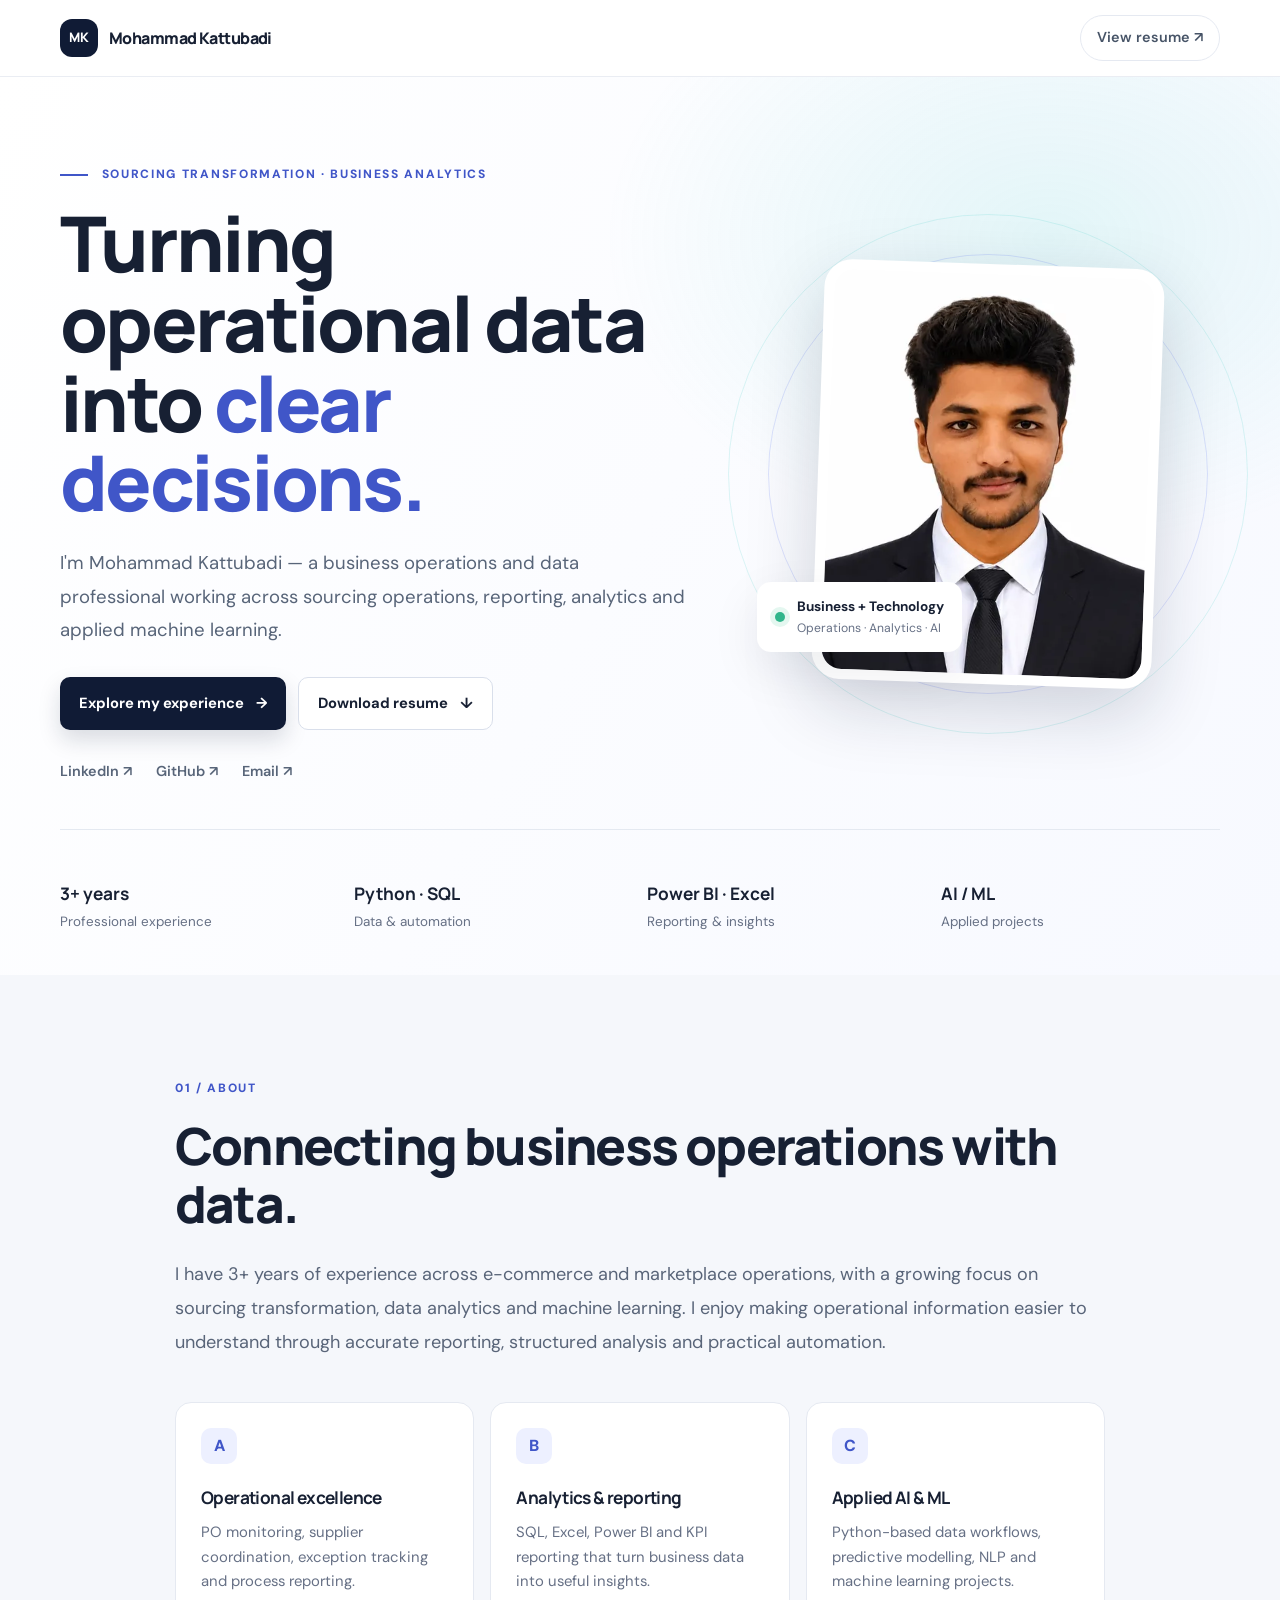
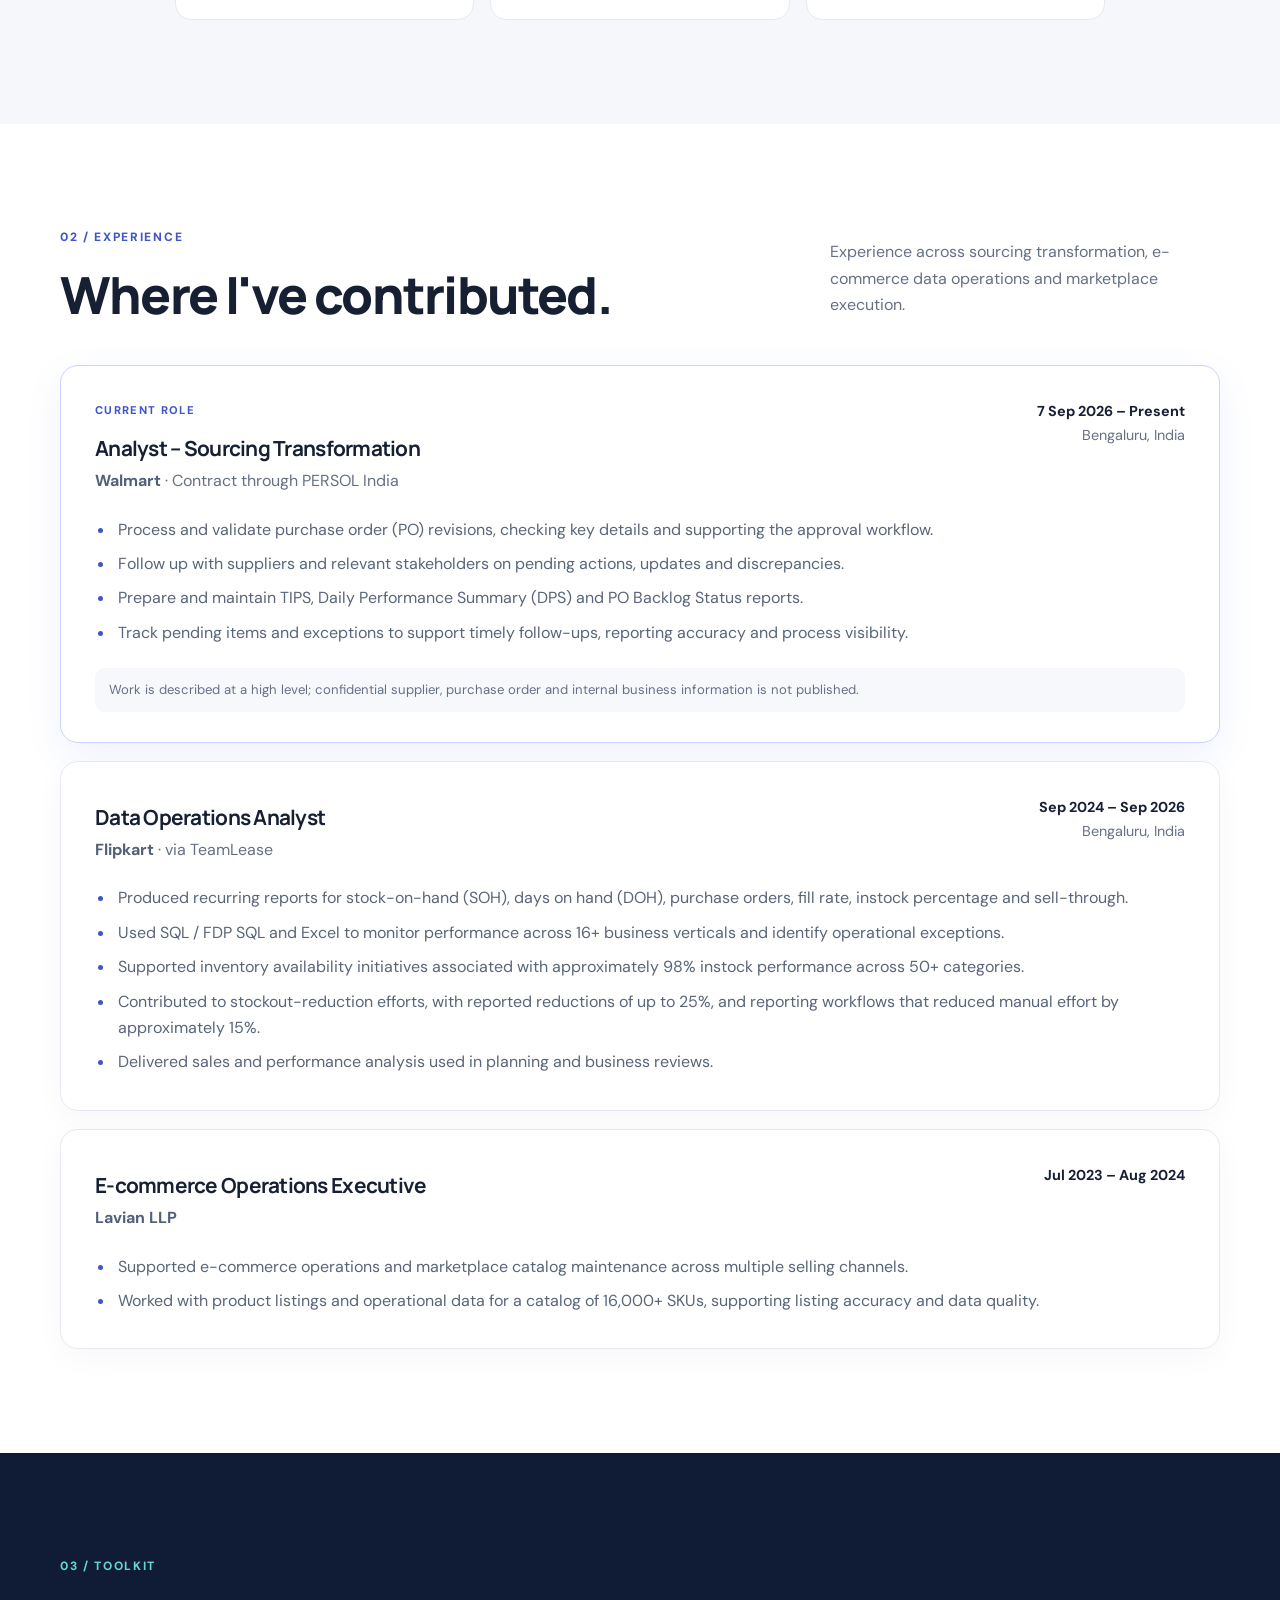
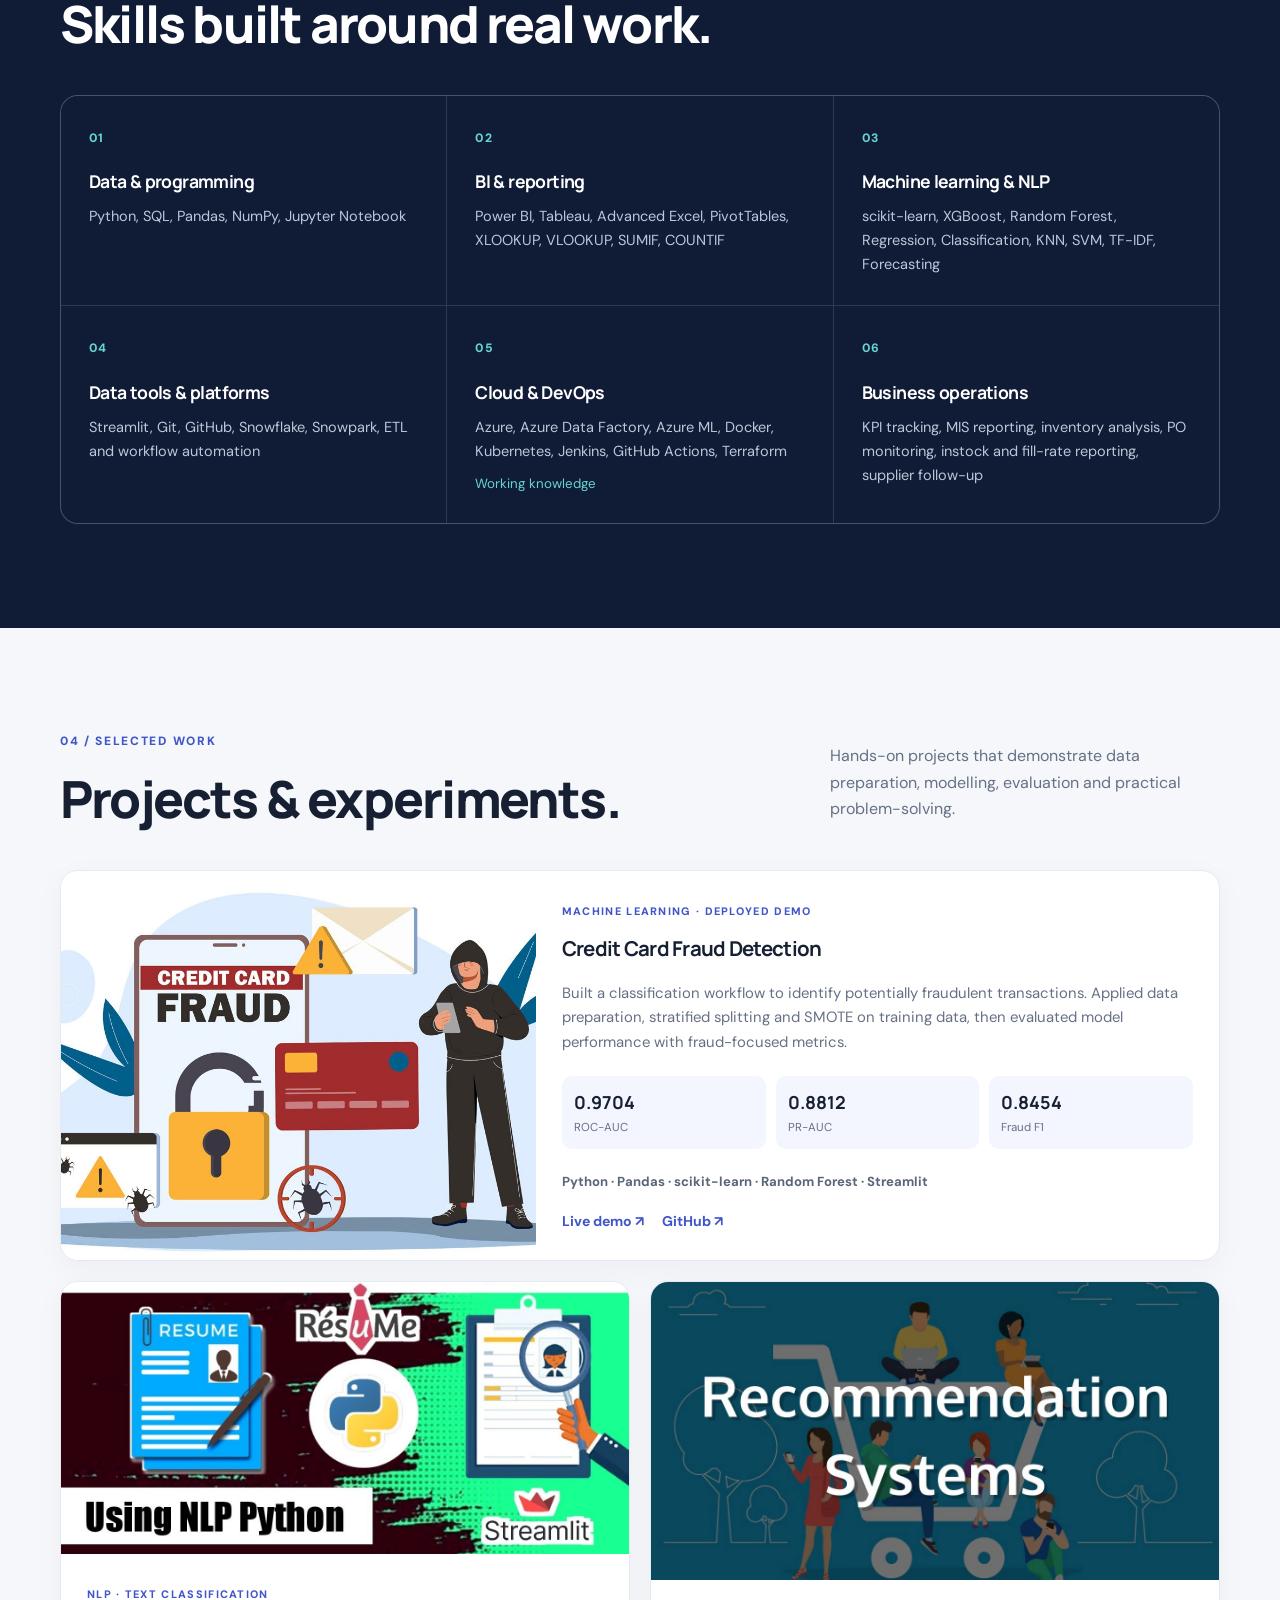
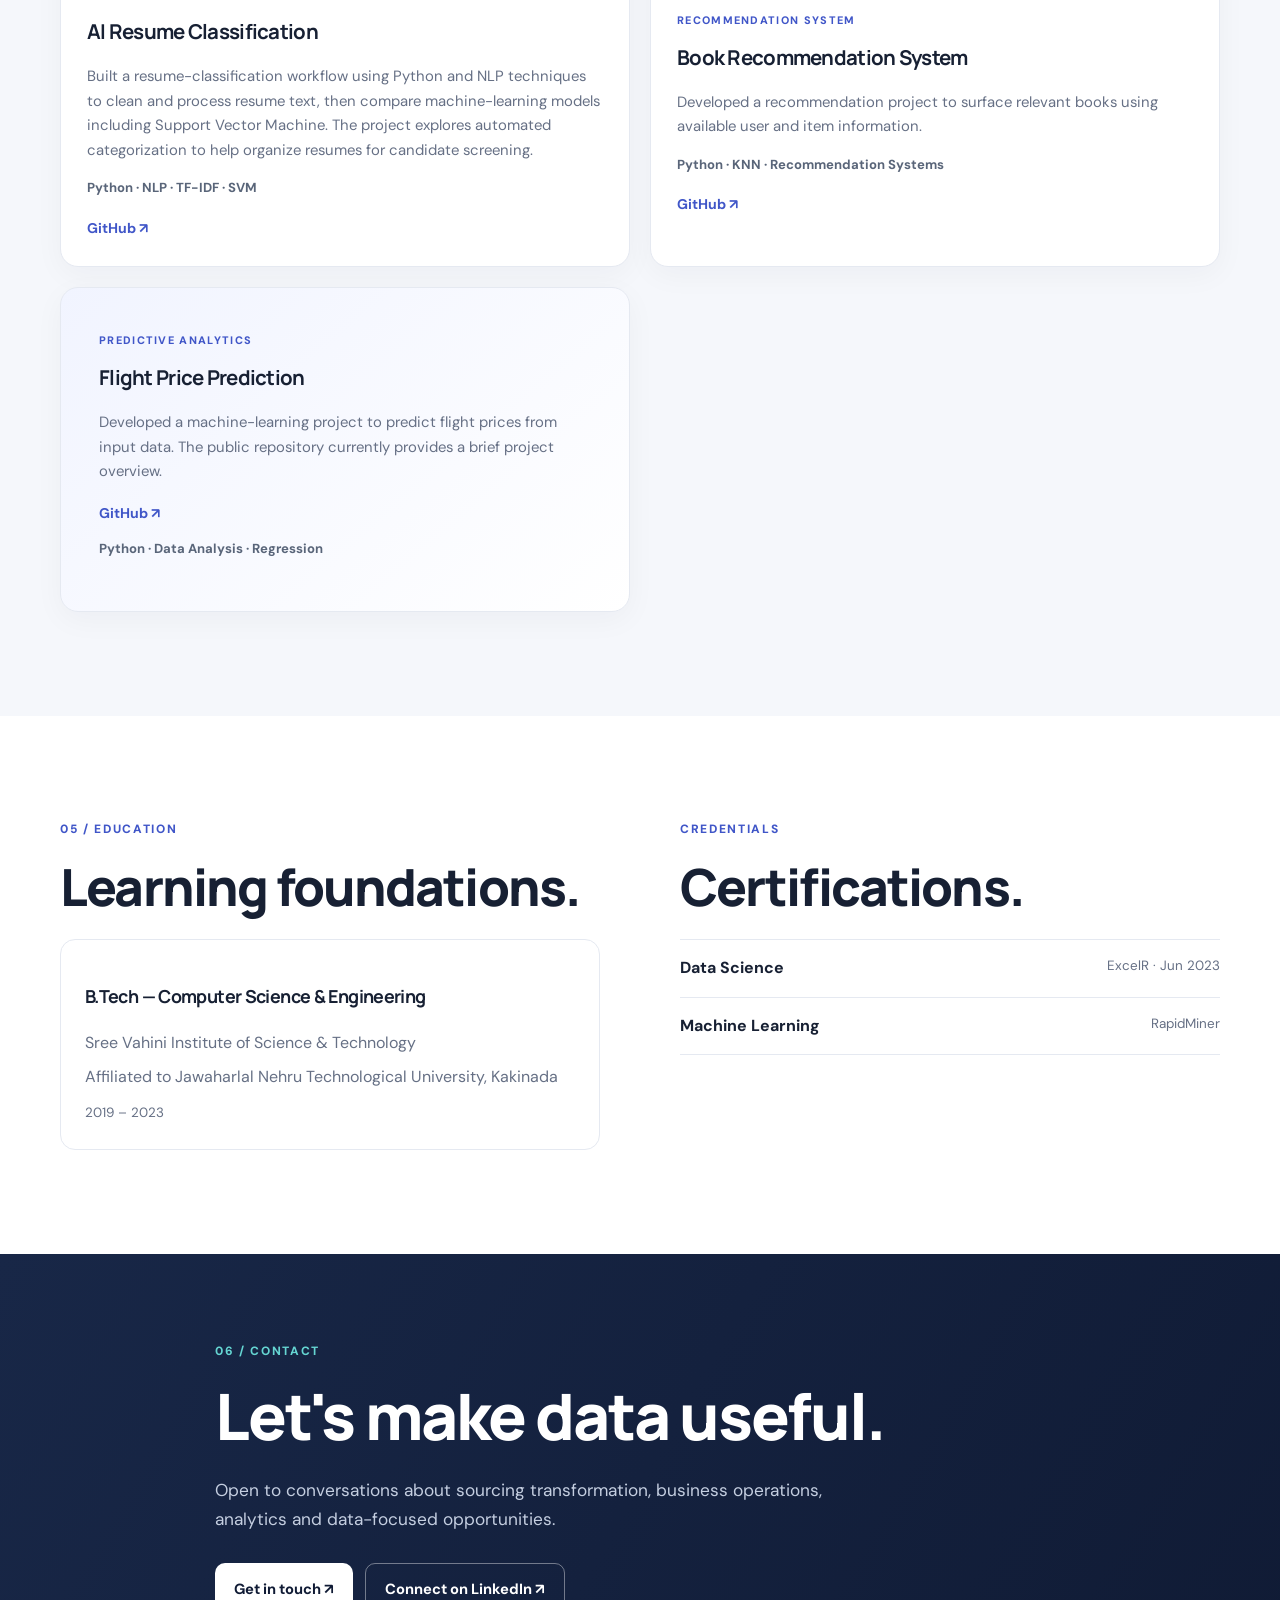
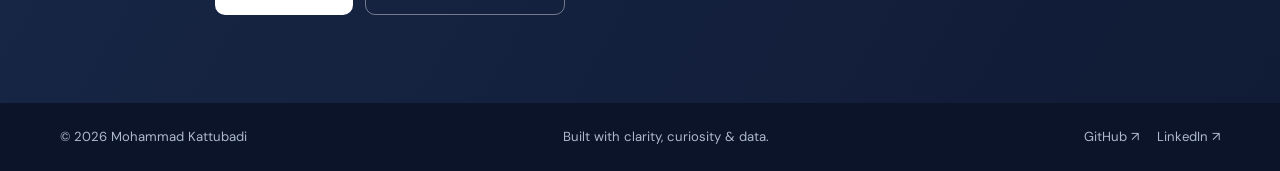
<file: index.html>
<!doctype html>
<html lang="en">
<head>
  <meta charset="utf-8">
  <meta name="viewport" content="width=device-width, initial-scale=1">
  <meta name="description" content="Portfolio of Mohammad Kattubadi — sourcing transformation, business operations, data analytics, Python, SQL, Power BI and machine learning.">
  <meta name="author" content="Mohammad Kattubadi">
  <meta name="theme-color" content="#101b35">
  <meta property="og:title" content="Mohammad Kattubadi | Sourcing & Data Analytics">
  <meta property="og:description" content="Sourcing transformation, business operations, analytics and applied AI projects.">
  <meta property="og:type" content="website">
  <meta property="og:url" content="https://mohammadkattubadi.cv/">
  <title>Mohammad Kattubadi | Sourcing & Data Analytics</title>
  <link rel="preconnect" href="https://fonts.googleapis.com">
  <link rel="preconnect" href="https://fonts.gstatic.com" crossorigin>
  <link href="https://fonts.googleapis.com/css2?family=DM+Sans:wght@400;500;600;700&family=Manrope:wght@400;500;600;700;800&display=swap" rel="stylesheet">
  <link rel="stylesheet" href="styles.css">
</head>
<body>
  <a class="skip-link" href="#main">Skip to content</a>
  <header class="site-header">
    <div class="container nav-wrap">
      <a class="brand" href="#home" aria-label="Mohammad Kattubadi home"><span class="brand-mark">MK</span><span>Mohammad Kattubadi</span></a>
      <details class="nav-menu">
        <summary aria-label="Open navigation menu">Menu <span aria-hidden="true">☰</span></summary>
        <nav aria-label="Main navigation">
          <a href="#about">About</a><a href="#experience">Experience</a><a href="#skills">Skills</a><a href="#projects">Projects</a><a href="#education">Education</a><a href="#contact">Contact</a>
        </nav>
      </details>
      <a class="nav-resume" href="resume.pdf" target="_blank" rel="noopener noreferrer">View resume <span aria-hidden="true">↗</span></a>
    </div>
  </header>

  <main id="main">
    <section class="hero section" id="home">
      <div class="container hero-grid">
        <div class="hero-copy">
          <p class="eyebrow"><span class="eyebrow-line"></span> SOURCING TRANSFORMATION · BUSINESS ANALYTICS</p>
          <h1>Turning operational data into <span>clear decisions.</span></h1>
          <p class="hero-lead">I'm Mohammad Kattubadi — a business operations and data professional working across sourcing operations, reporting, analytics and applied machine learning.</p>
          <div class="hero-actions">
            <a class="button button-primary" href="#experience">Explore my experience <span aria-hidden="true">→</span></a>
            <a class="button button-secondary" href="resume.pdf" target="_blank" rel="noopener noreferrer">Download resume <span aria-hidden="true">↓</span></a>
          </div>
          <div class="hero-links">
            <a href="https://www.linkedin.com/in/kattubadi-mohammad/" target="_blank" rel="noopener noreferrer">LinkedIn ↗</a>
            <a href="https://github.com/kattubadimohammad" target="_blank" rel="noopener noreferrer">GitHub ↗</a>
            <a href="mailto:miraclemohammad786@gmail.com">Email ↗</a>
          </div>
        </div>
        <div class="hero-visual">
          <div class="photo-frame"><img src="images/about/MK_Photo_optimized.webp" alt="Portrait of Mohammad Kattubadi" width="418" height="554" fetchpriority="high"></div>
          <div class="floating-note"><span class="note-dot"></span><div><strong>Business + Technology</strong><small>Operations · Analytics · AI</small></div></div>
          <div class="visual-orbit orbit-one"></div><div class="visual-orbit orbit-two"></div>
        </div>
      </div>
      <div class="container hero-stats">
        <div><strong>3+ years</strong><span>Professional experience</span></div>
        <div><strong>Python · SQL</strong><span>Data &amp; automation</span></div>
        <div><strong>Power BI · Excel</strong><span>Reporting &amp; insights</span></div>
        <div><strong>AI / ML</strong><span>Applied projects</span></div>
      </div>
    </section>

    <section class="section section-light" id="about">
      <div class="container narrow">
        <p class="eyebrow">01 / ABOUT</p>
        <h2>Connecting business operations with data.</h2>
        <p class="section-intro">I have 3+ years of experience across e-commerce and marketplace operations, with a growing focus on sourcing transformation, data analytics and machine learning. I enjoy making operational information easier to understand through accurate reporting, structured analysis and practical automation.</p>
        <div class="focus-grid">
          <article class="focus-card"><span class="focus-number">A</span><h3>Operational excellence</h3><p>PO monitoring, supplier coordination, exception tracking and process reporting.</p></article>
          <article class="focus-card"><span class="focus-number">B</span><h3>Analytics &amp; reporting</h3><p>SQL, Excel, Power BI and KPI reporting that turn business data into useful insights.</p></article>
          <article class="focus-card"><span class="focus-number">C</span><h3>Applied AI &amp; ML</h3><p>Python-based data workflows, predictive modelling, NLP and machine learning projects.</p></article>
        </div>
      </div>
    </section>

    <section class="section" id="experience">
      <div class="container">
        <div class="section-heading"><div><p class="eyebrow">02 / EXPERIENCE</p><h2>Where I've contributed.</h2></div><p>Experience across sourcing transformation, e-commerce data operations and marketplace execution.</p></div>
        <div class="timeline">
          <article class="job-card current">
            <div class="job-top"><div><span class="job-label">CURRENT ROLE</span><h3>Analyst – Sourcing Transformation</h3><p class="company">Walmart <span>· Contract through PERSOL India</span></p></div><p class="job-date">7 Sep 2026 – Present<br><span>Bengaluru, India</span></p></div>
            <ul>
              <li>Process and validate purchase order (PO) revisions, checking key details and supporting the approval workflow.</li>
              <li>Follow up with suppliers and relevant stakeholders on pending actions, updates and discrepancies.</li>
              <li>Prepare and maintain TIPS, Daily Performance Summary (DPS) and PO Backlog Status reports.</li>
              <li>Track pending items and exceptions to support timely follow-ups, reporting accuracy and process visibility.</li>
            </ul>
            <p class="job-note">Work is described at a high level; confidential supplier, purchase order and internal business information is not published.</p>
          </article>
          <article class="job-card">
            <div class="job-top"><div><h3>Data Operations Analyst</h3><p class="company">Flipkart <span>· via TeamLease</span></p></div><p class="job-date">Sep 2024 – Sep 2026<br><span>Bengaluru, India</span></p></div>
            <ul>
              <li>Produced recurring reports for stock-on-hand (SOH), days on hand (DOH), purchase orders, fill rate, instock percentage and sell-through.</li>
              <li>Used SQL / FDP SQL and Excel to monitor performance across 16+ business verticals and identify operational exceptions.</li>
              <li>Supported inventory availability initiatives associated with approximately 98% instock performance across 50+ categories.</li>
              <li>Contributed to stockout-reduction efforts, with reported reductions of up to 25%, and reporting workflows that reduced manual effort by approximately 15%.</li>
              <li>Delivered sales and performance analysis used in planning and business reviews.</li>
            </ul>
          </article>
          <article class="job-card">
            <div class="job-top"><div><h3>E-commerce Operations Executive</h3><p class="company">Lavian LLP</p></div><p class="job-date">Jul 2023 – Aug 2024</p></div>
            <ul>
              <li>Supported e-commerce operations and marketplace catalog maintenance across multiple selling channels.</li>
              <li>Worked with product listings and operational data for a catalog of 16,000+ SKUs, supporting listing accuracy and data quality.</li>
            </ul>
          </article>
        </div>
      </div>
    </section>

    <section class="section section-dark" id="skills">
      <div class="container">
        <p class="eyebrow">03 / TOOLKIT</p><h2>Skills built around real work.</h2>
        <div class="skills-grid">
          <article><span class="skill-index">01</span><h3>Data &amp; programming</h3><p>Python, SQL, Pandas, NumPy, Jupyter Notebook</p></article>
          <article><span class="skill-index">02</span><h3>BI &amp; reporting</h3><p>Power BI, Tableau, Advanced Excel, PivotTables, XLOOKUP, VLOOKUP, SUMIF, COUNTIF</p></article>
          <article><span class="skill-index">03</span><h3>Machine learning &amp; NLP</h3><p>scikit-learn, XGBoost, Random Forest, Regression, Classification, KNN, SVM, TF-IDF, Forecasting</p></article>
          <article><span class="skill-index">04</span><h3>Data tools &amp; platforms</h3><p>Streamlit, Git, GitHub, Snowflake, Snowpark, ETL and workflow automation</p></article>
          <article><span class="skill-index">05</span><h3>Cloud &amp; DevOps</h3><p>Azure, Azure Data Factory, Azure ML, Docker, Kubernetes, Jenkins, GitHub Actions, Terraform</p><small>Working knowledge</small></article>
          <article><span class="skill-index">06</span><h3>Business operations</h3><p>KPI tracking, MIS reporting, inventory analysis, PO monitoring, instock and fill-rate reporting, supplier follow-up</p></article>
        </div>
      </div>
    </section>

    <section class="section section-light" id="projects">
      <div class="container">
        <div class="section-heading"><div><p class="eyebrow">04 / SELECTED WORK</p><h2>Projects &amp; experiments.</h2></div><p>Hands-on projects that demonstrate data preparation, modelling, evaluation and practical problem-solving.</p></div>
        <div class="projects-grid">
          <article class="project-card project-featured">
            <div class="project-image"><img src="images/projects/fraud-detection.jpg" alt="Credit card fraud detection project visual" loading="lazy"></div>
            <div class="project-content"><span class="project-type">MACHINE LEARNING · DEPLOYED DEMO</span><h3>Credit Card Fraud Detection</h3><p>Built a classification workflow to identify potentially fraudulent transactions. Applied data preparation, stratified splitting and SMOTE on training data, then evaluated model performance with fraud-focused metrics.</p>
              <div class="metric-row"><div><strong>0.9704</strong><span>ROC-AUC</span></div><div><strong>0.8812</strong><span>PR-AUC</span></div><div><strong>0.8454</strong><span>Fraud F1</span></div></div>
              <p class="tech-list">Python · Pandas · scikit-learn · Random Forest · Streamlit</p><div class="project-actions"><a href="https://credit-card-fraud-detection-0bm5.onrender.com/" target="_blank" rel="noopener noreferrer">Live demo ↗</a><a href="https://github.com/kattubadimohammad/credit-card-fraud-detection" target="_blank" rel="noopener noreferrer">GitHub ↗</a></div>
            </div>
          </article>
          <article class="project-card">
            <div class="project-image"><img src="images/projects/resume-classification.jpg" alt="AI resume classification project visual" loading="lazy"></div>
            <div class="project-content"><span class="project-type">NLP · TEXT CLASSIFICATION</span><h3>AI Resume Classification</h3><p>Built a resume-classification workflow using Python and NLP techniques to clean and process resume text, then compare machine-learning models including Support Vector Machine. The project explores automated categorization to help organize resumes for candidate screening.</p><p class="tech-list">Python · NLP · TF-IDF · SVM</p><div class="project-actions"><a href="https://github.com/kattubadimohammad/Resume-Classification" target="_blank" rel="noopener noreferrer">GitHub ↗</a></div></div>
          </article>
          <article class="project-card">
            <div class="project-image"><img src="images/projects/book-recommendation.jpg" alt="Book recommendation system project visual" loading="lazy"></div>
            <div class="project-content"><span class="project-type">RECOMMENDATION SYSTEM</span><h3>Book Recommendation System</h3><p>Developed a recommendation project to surface relevant books using available user and item information.</p><p class="tech-list">Python · KNN · Recommendation Systems</p><div class="project-actions"><a href="https://github.com/kattubadimohammad/Book-Recommendation-System" target="_blank" rel="noopener noreferrer">GitHub ↗</a></div></div>
          </article>
          <article class="project-card project-text">
            <div class="project-content"><span class="project-type">PREDICTIVE ANALYTICS</span><h3>Flight Price Prediction</h3><p>Developed a machine-learning project to predict flight prices from input data. The public repository currently provides a brief project overview.</p><div class="project-actions"><a href="https://github.com/kattubadimohammad/Flight-Price-Prediction" target="_blank" rel="noopener noreferrer">GitHub ↗</a></div><p class="tech-list">Python · Data Analysis · Regression</p></div>
          </article>
        </div>
      </div>
    </section>

    <section class="section" id="education">
      <div class="container two-column">
        <div><p class="eyebrow">05 / EDUCATION</p><h2>Learning foundations.</h2><article class="education-card"><h3>B.Tech — Computer Science &amp; Engineering</h3><p>Sree Vahini Institute of Science &amp; Technology</p><p class="education-affiliation">Affiliated to Jawaharlal Nehru Technological University, Kakinada</p><span>2019 – 2023</span></article></div>
        <div><p class="eyebrow">CREDENTIALS</p><h2>Certifications.</h2><ul class="cert-list"><li><strong>Data Science</strong><span>ExcelR · Jun 2023</span></li><li><strong>Machine Learning</strong><span>RapidMiner</span></li></ul></div>
      </div>
    </section>

    <section class="contact-section" id="contact">
      <div class="container contact-inner"><p class="eyebrow">06 / CONTACT</p><h2>Let's make data useful.</h2><p>Open to conversations about sourcing transformation, business operations, analytics and data-focused opportunities.</p><div class="hero-actions"><a class="button button-light" href="mailto:miraclemohammad786@gmail.com">Get in touch ↗</a><a class="button button-outline-light" href="https://www.linkedin.com/in/kattubadi-mohammad/" target="_blank" rel="noopener noreferrer">Connect on LinkedIn ↗</a></div></div>
    </section>
  </main>
  <footer class="site-footer"><div class="container footer-inner"><span>© 2026 Mohammad Kattubadi</span><span>Built with clarity, curiosity &amp; data.</span><div><a href="https://github.com/kattubadimohammad" target="_blank" rel="noopener noreferrer">GitHub ↗</a><a href="https://www.linkedin.com/in/kattubadi-mohammad/" target="_blank" rel="noopener noreferrer">LinkedIn ↗</a></div></div></footer>
</body>
</html>
</file>
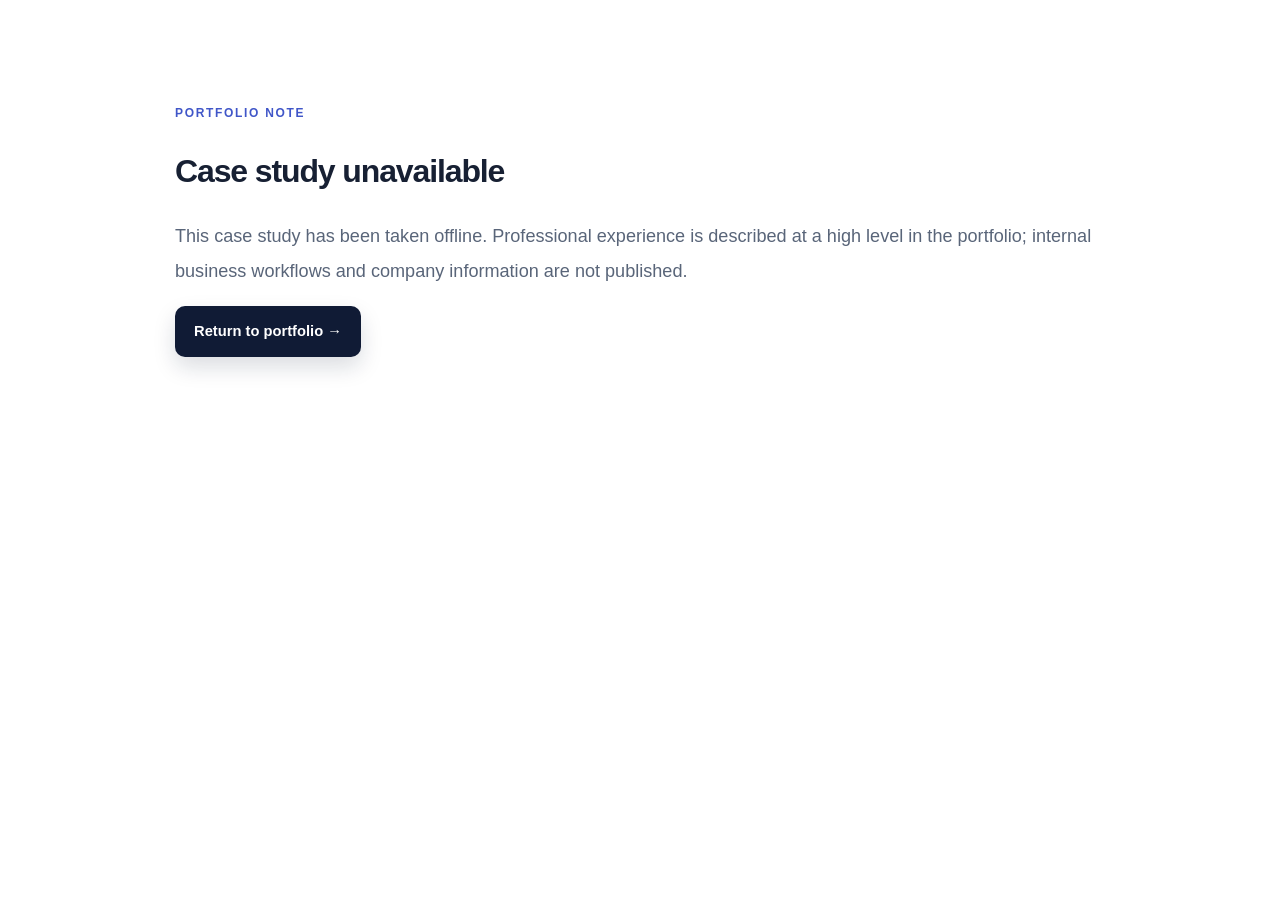
<file: case-study-ecommerce.html>
<!DOCTYPE html>
<html lang="en">
<head>
<meta charset="UTF-8">
<meta name="viewport" content="width=device-width, initial-scale=1.0">
<meta http-equiv="refresh" content="0; url=ecommerce-case-study.html">
<link rel="canonical" href="ecommerce-case-study.html">
<title>E-Commerce Commercial Performance &amp; Sales Control Center</title>
</head>
<body>
<p>Redirecting to the <a href="ecommerce-case-study.html">E-Commerce Commercial Performance &amp; Sales Control Center case study</a>…</p>
</body>
</html>
</file>
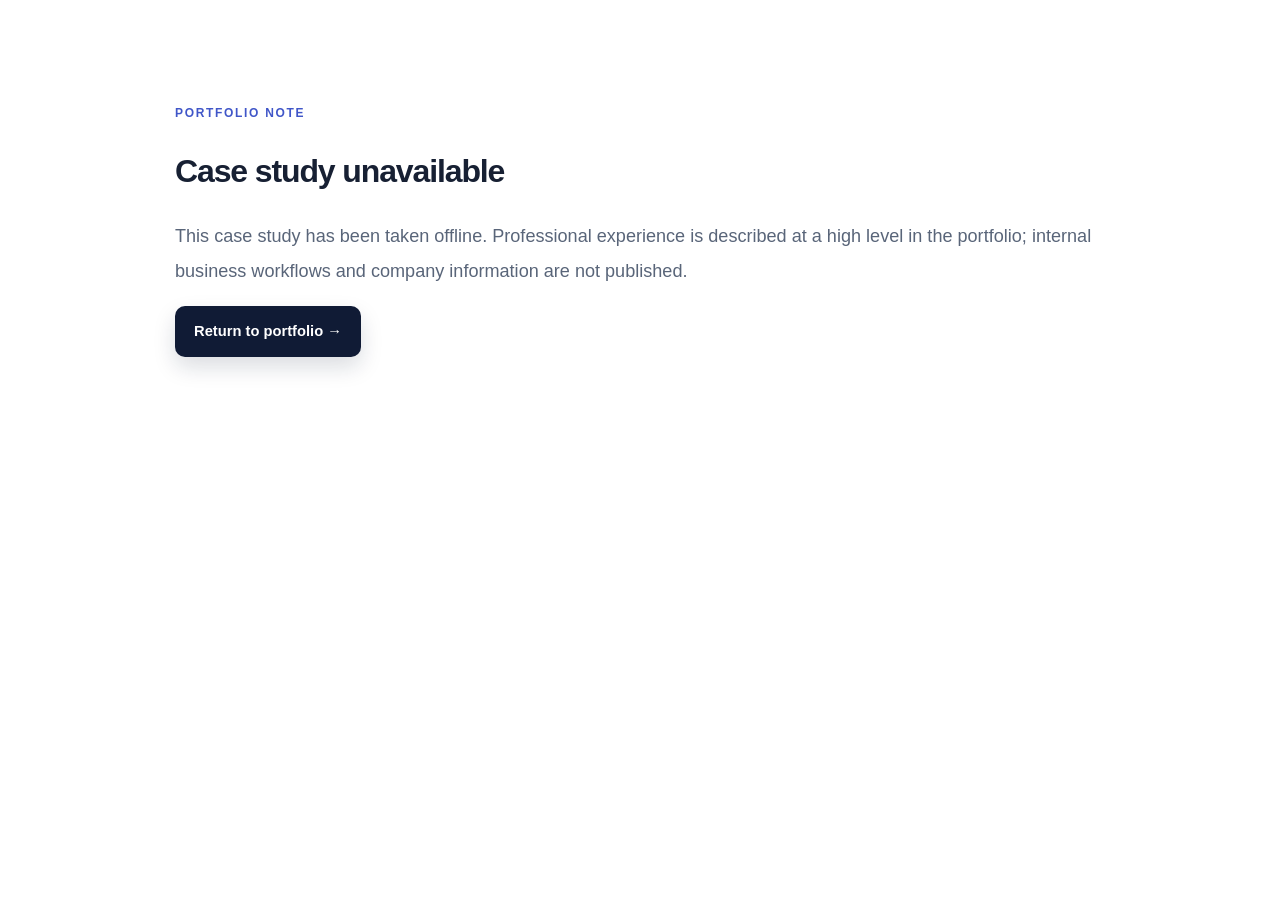
<file: ecommerce-case-study.html>
<!doctype html>
<html lang="en">
<head>
  <meta charset="utf-8">
  <meta name="viewport" content="width=device-width, initial-scale=1">
  <meta name="robots" content="noindex,follow">
  <title>Case Study | Mohammad Kattubadi</title>
  <link rel="stylesheet" href="styles.css">
</head>
<body>
  <main class="section">
    <div class="container narrow">
      <p class="eyebrow">PORTFOLIO NOTE</p>
      <h1>Case study unavailable</h1>
      <p class="section-intro">This case study has been taken offline. Professional experience is described at a high level in the portfolio; internal business workflows and company information are not published.</p>
      <p><a class="button button-primary" href="index.html#experience">Return to portfolio →</a></p>
    </div>
  </main>
</body>
</html>
</file>
<file: styles.css>
:root{--navy:#101b35;--navy-2:#172746;--ink:#172033;--muted:#667085;--blue:#4056c8;--cyan:#65d5d2;--paper:#f5f7fb;--line:#e5e9f1;--white:#fff;--radius:20px;--shadow:0 18px 50px rgba(16,27,53,.08)}
*{box-sizing:border-box}html{scroll-behavior:smooth;scroll-padding-top:92px}body{margin:0;color:var(--ink);background:#fff;font-family:"DM Sans",Arial,sans-serif;line-height:1.65;-webkit-font-smoothing:antialiased}h1,h2,h3,.brand{font-family:Manrope,"DM Sans",sans-serif;letter-spacing:-.035em}a{color:inherit;text-decoration:none}a:hover{color:var(--blue)}img{max-width:100%;display:block}.container{width:min(1160px,calc(100% - 48px));margin:0 auto}.narrow{max-width:930px}.section{padding:104px 0}.section-light{background:var(--paper)}.skip-link{position:absolute;left:16px;top:-60px;background:#fff;color:var(--navy);padding:10px 14px;z-index:20;border-radius:8px}.skip-link:focus{top:12px}.site-header{position:sticky;top:0;z-index:10;background:rgba(255,255,255,.92);backdrop-filter:blur(16px);border-bottom:1px solid rgba(229,233,241,.8)}.nav-wrap{min-height:76px;display:flex;align-items:center;justify-content:space-between;gap:22px}.brand{display:flex;align-items:center;gap:11px;font-weight:800;font-size:1rem}.brand-mark{width:38px;height:38px;border-radius:12px;background:var(--navy);color:#fff;display:grid;place-items:center;font-size:.82rem;letter-spacing:0}.nav-menu{margin-left:auto}.nav-menu summary{display:none;cursor:pointer;font-weight:700}.nav-menu nav{display:flex;align-items:center;gap:26px}.nav-menu nav a,.nav-resume{font-size:.9rem;font-weight:600;color:#475467}.nav-menu nav a:hover,.nav-resume:hover{color:var(--blue)}.nav-resume{border:1px solid var(--line);border-radius:999px;padding:10px 16px}.hero{padding:88px 0 42px;background:radial-gradient(ellipse at 82% 18%,rgba(101,213,210,.16),transparent 30%),linear-gradient(120deg,#fff 0%,#f7f9ff 100%);overflow:hidden}.hero-grid{display:grid;grid-template-columns:1.15fr .85fr;align-items:center;gap:70px}.eyebrow{margin:0 0 18px;color:var(--blue);font-size:.75rem;font-weight:800;letter-spacing:.14em}.eyebrow-line{display:inline-block;width:28px;height:2px;background:var(--blue);vertical-align:middle;margin-right:9px}.hero h1{font-size:clamp(3.1rem,6vw,5.4rem);line-height:1.04;font-weight:800;margin:0 0 25px;max-width:720px}.hero h1 span{color:var(--blue)}.hero-lead{font-size:1.16rem;line-height:1.8;color:#586579;max-width:650px}.hero-actions{display:flex;flex-wrap:wrap;gap:12px;margin-top:30px}.button{display:inline-flex;align-items:center;justify-content:center;gap:12px;padding:13px 19px;border-radius:10px;font-size:.92rem;font-weight:700;transition:transform .2s,box-shadow .2s}.button:hover{transform:translateY(-2px)}.button-primary{background:var(--navy);color:#fff;box-shadow:0 10px 22px rgba(16,27,53,.15)}.button-primary:hover{color:#fff;background:#22345a}.button-secondary{border:1px solid #d9dfeb;background:#fff;color:var(--ink)}.hero-links{display:flex;gap:24px;margin-top:30px;color:#586579;font-size:.9rem;font-weight:600}.hero-visual{position:relative;min-height:440px;display:grid;place-items:center}.photo-frame{width:min(340px,78%);height:420px;padding:10px;background:#fff;border-radius:28px;box-shadow:0 25px 70px rgba(16,27,53,.18);transform:rotate(2deg);z-index:1}.photo-frame img{width:100%;height:100%;object-fit:cover;object-position:center top;border-radius:20px}.floating-note{position:absolute;z-index:2;bottom:42px;left:0;display:flex;align-items:center;gap:12px;background:#fff;padding:14px 18px;border-radius:14px;box-shadow:var(--shadow)}.floating-note strong,.floating-note small{display:block}.floating-note strong{font-size:.85rem}.floating-note small{color:var(--muted);font-size:.76rem}.note-dot{width:10px;height:10px;border-radius:50%;background:#31b58b;box-shadow:0 0 0 5px #e4f7f0}.visual-orbit{position:absolute;border:1px solid rgba(82,109,245,.18);border-radius:50%;pointer-events:none}.orbit-one{width:440px;height:440px}.orbit-two{width:520px;height:520px;border-color:rgba(101,213,210,.22)}.hero-stats{display:grid;grid-template-columns:repeat(4,1fr);gap:14px;padding-top:50px;margin-top:45px;border-top:1px solid #e4e9f1}.hero-stats div{display:flex;flex-direction:column;gap:3px}.hero-stats strong{font-family:Manrope;font-size:1.08rem}.hero-stats span{color:var(--muted);font-size:.84rem}.section h2,.contact-section h2{font-size:clamp(2.1rem,4vw,3.2rem);line-height:1.13;margin:0 0 24px;font-weight:800}.section-intro{font-size:1.13rem;color:#596579;line-height:1.9}.focus-grid{display:grid;grid-template-columns:repeat(3,1fr);gap:16px;margin-top:42px}.focus-card{padding:25px;border:1px solid var(--line);border-radius:16px;background:#fff}.focus-number{display:grid;place-items:center;width:36px;height:36px;border-radius:10px;background:#edf0ff;color:var(--blue);font-weight:800}.focus-card h3{font-size:1.08rem;margin:20px 0 8px}.focus-card p{margin:0;color:var(--muted);font-size:.93rem}.section-heading{display:flex;justify-content:space-between;align-items:end;gap:40px;margin-bottom:42px}.section-heading h2{margin-bottom:0}.section-heading>p{max-width:390px;color:var(--muted);margin:0 0 5px}.timeline{display:grid;gap:18px}.job-card{position:relative;padding:30px 34px;border:1px solid var(--line);border-radius:18px;background:#fff;box-shadow:0 8px 30px rgba(16,27,53,.035)}.job-card.current{border-color:#cbd3ff;box-shadow:0 12px 36px rgba(82,109,245,.09)}.job-top{display:flex;justify-content:space-between;gap:24px;margin-bottom:18px}.job-label,.project-type{font-size:.7rem;letter-spacing:.12em;font-weight:800;color:var(--blue)}.job-card h3{font-size:1.3rem;margin:8px 0 3px}.company{margin:0;color:#526078;font-weight:700}.company span{font-weight:400;color:var(--muted)}.job-date{text-align:right;color:var(--ink);font-weight:700;font-size:.9rem;white-space:nowrap;margin:4px 0 0}.job-date span{color:var(--muted);font-weight:400}.job-card ul{padding-left:20px;margin:0;color:#596579}.job-card li{padding:4px 0 4px 3px}.job-card li::marker{color:var(--blue)}.job-note{font-size:.82rem;color:#667085;background:#f7f8fc;padding:11px 14px;border-radius:9px;margin:18px 0 0}.section-dark{background:var(--navy);color:#fff}.section-dark .eyebrow{color:var(--cyan)}.section-dark h2{margin-bottom:42px}.skills-grid{display:grid;grid-template-columns:repeat(3,1fr);gap:1px;background:rgba(255,255,255,.13);border:1px solid rgba(255,255,255,.13);border-radius:18px;overflow:hidden}.skills-grid article{padding:28px;background:var(--navy)}.skill-index{color:var(--cyan);font-size:.76rem;font-weight:800;letter-spacing:.1em}.skills-grid h3{font-size:1.1rem;margin:17px 0 9px}.skills-grid p{color:#bdc7d9;font-size:.91rem;margin:0}.skills-grid small{display:block;color:var(--cyan);margin-top:9px}.projects-grid{display:grid;grid-template-columns:repeat(2,1fr);gap:20px}.project-card{overflow:hidden;background:#fff;border:1px solid var(--line);border-radius:18px;box-shadow:0 8px 30px rgba(16,27,53,.04)}.project-featured{grid-column:1/-1;display:grid;grid-template-columns:.82fr 1.18fr}.project-image{min-height:220px;background:#e9edf5;overflow:hidden}.project-image img{width:100%;height:100%;min-height:220px;object-fit:cover;transition:transform .5s}.project-card:hover .project-image img{transform:scale(1.035)}.project-content{padding:26px}.project-content h3{font-size:1.28rem;margin:9px 0 12px}.project-content>p:not(.tech-list){color:var(--muted);font-size:.93rem}.project-type{font-size:.68rem}.metric-row{display:flex;gap:10px;margin:22px 0}.metric-row div{flex:1;padding:12px;background:#f4f6ff;border-radius:10px}.metric-row strong,.metric-row span{display:block}.metric-row strong{font-family:Manrope;font-size:1.12rem}.metric-row span{color:var(--muted);font-size:.72rem}.tech-list{font-size:.82rem;font-weight:700;color:#596579}.project-actions{display:flex;gap:18px;flex-wrap:wrap;margin-top:18px}.project-actions a{font-weight:700;font-size:.88rem;color:var(--blue)}.project-text{background:linear-gradient(140deg,#f1f4ff,#fff)}.project-text .project-content{padding:38px}.two-column{display:grid;grid-template-columns:1fr 1fr;gap:80px}.education-card{padding:24px;border:1px solid var(--line);border-radius:15px}.education-card h3{font-size:1.12rem}.education-card p{color:var(--muted);margin:8px 0}.education-card span,.cert-list span{font-size:.84rem;color:var(--muted)}.cert-list{list-style:none;padding:0;margin:0;border-top:1px solid var(--line)}.cert-list li{padding:15px 0;border-bottom:1px solid var(--line);display:flex;justify-content:space-between;gap:16px}.contact-section{background:linear-gradient(120deg,#182747,#101b35);color:#fff;padding:88px 0}.contact-inner{max-width:850px}.contact-section .eyebrow{color:var(--cyan)}.contact-section h2{font-size:clamp(2.6rem,5vw,4.2rem)}.contact-section p:not(.eyebrow){color:#c4cee0;font-size:1.08rem;max-width:650px}.button-light{background:#fff;color:var(--navy)}.button-outline-light{border:1px solid rgba(255,255,255,.4);color:#fff}.button-outline-light:hover{color:#fff;background:rgba(255,255,255,.08)}.site-footer{background:#0b1428;color:#aeb9cc;padding:23px 0;font-size:.82rem}.footer-inner{display:flex;justify-content:space-between;align-items:center;gap:20px}.footer-inner div{display:flex;gap:18px}.footer-inner a:hover{color:#fff}
a:focus-visible,summary:focus-visible{outline:3px solid #7e8cff;outline-offset:4px;border-radius:4px}
@media(max-width:900px){.hero-grid{gap:30px}.hero h1{font-size:4rem}.hero-visual{min-height:380px}.photo-frame{height:360px}.orbit-one{width:380px;height:380px}.orbit-two{width:440px;height:440px}.nav-menu nav{gap:15px}.nav-menu nav a{font-size:.82rem}.project-featured{grid-template-columns:1fr}.project-featured .project-image{max-height:260px}.two-column{gap:40px}}
.nav-menu:not([open])>nav{display:flex}
@media(max-width:740px){.nav-menu:not([open])>nav{display:none}.container{width:min(100% - 34px,1160px)}.section{padding:72px 0}.nav-wrap{min-height:66px}.brand{font-size:.9rem}.nav-resume{font-size:.8rem;padding:8px 11px}.nav-menu{position:relative;margin-left:auto}.nav-menu summary{display:block;list-style:none;font-size:0;padding:10px}.nav-menu summary::-webkit-details-marker{display:none}.nav-menu summary span{font-size:1.15rem}.nav-menu nav{display:none;position:absolute;right:0;top:42px;width:210px;padding:13px;background:#fff;border:1px solid var(--line);border-radius:13px;box-shadow:var(--shadow)}.nav-menu[open] nav{display:grid;gap:0}.nav-menu nav a{padding:10px 9px;font-size:.9rem}.hero{padding:62px 0 30px}.hero-grid{grid-template-columns:1fr;gap:20px}.hero h1{font-size:clamp(2.8rem,13vw,4.1rem)}.hero-lead{font-size:1.02rem}.hero-visual{min-height:330px;order:-1}.photo-frame{width:220px;height:290px}.floating-note{left:calc(50% - 155px);bottom:20px}.orbit-one{width:310px;height:310px}.orbit-two{width:360px;height:360px}.hero-stats{grid-template-columns:repeat(2,1fr);gap:20px 12px;margin-top:30px;padding-top:28px}.focus-grid,.skills-grid,.projects-grid,.two-column{grid-template-columns:1fr}.section-heading{display:block}.section-heading>p{margin-top:18px}.job-card{padding:23px 21px}.job-top{display:block}.job-date{text-align:left;margin-top:10px}.project-featured{grid-column:auto}.project-image,.project-image img{min-height:190px}.metric-row{gap:6px}.metric-row div{padding:9px 7px}.metric-row strong{font-size:.95rem}.metric-row span{font-size:.65rem}.two-column{gap:50px}.cert-list li{display:block}.cert-list span{display:block;margin-top:4px}.footer-inner{flex-direction:column;align-items:flex-start;gap:9px}.contact-section{padding:70px 0}}
@media(prefers-reduced-motion:reduce){html{scroll-behavior:auto}*,*::before,*::after{transition:none!important;animation:none!important}}
</file>
